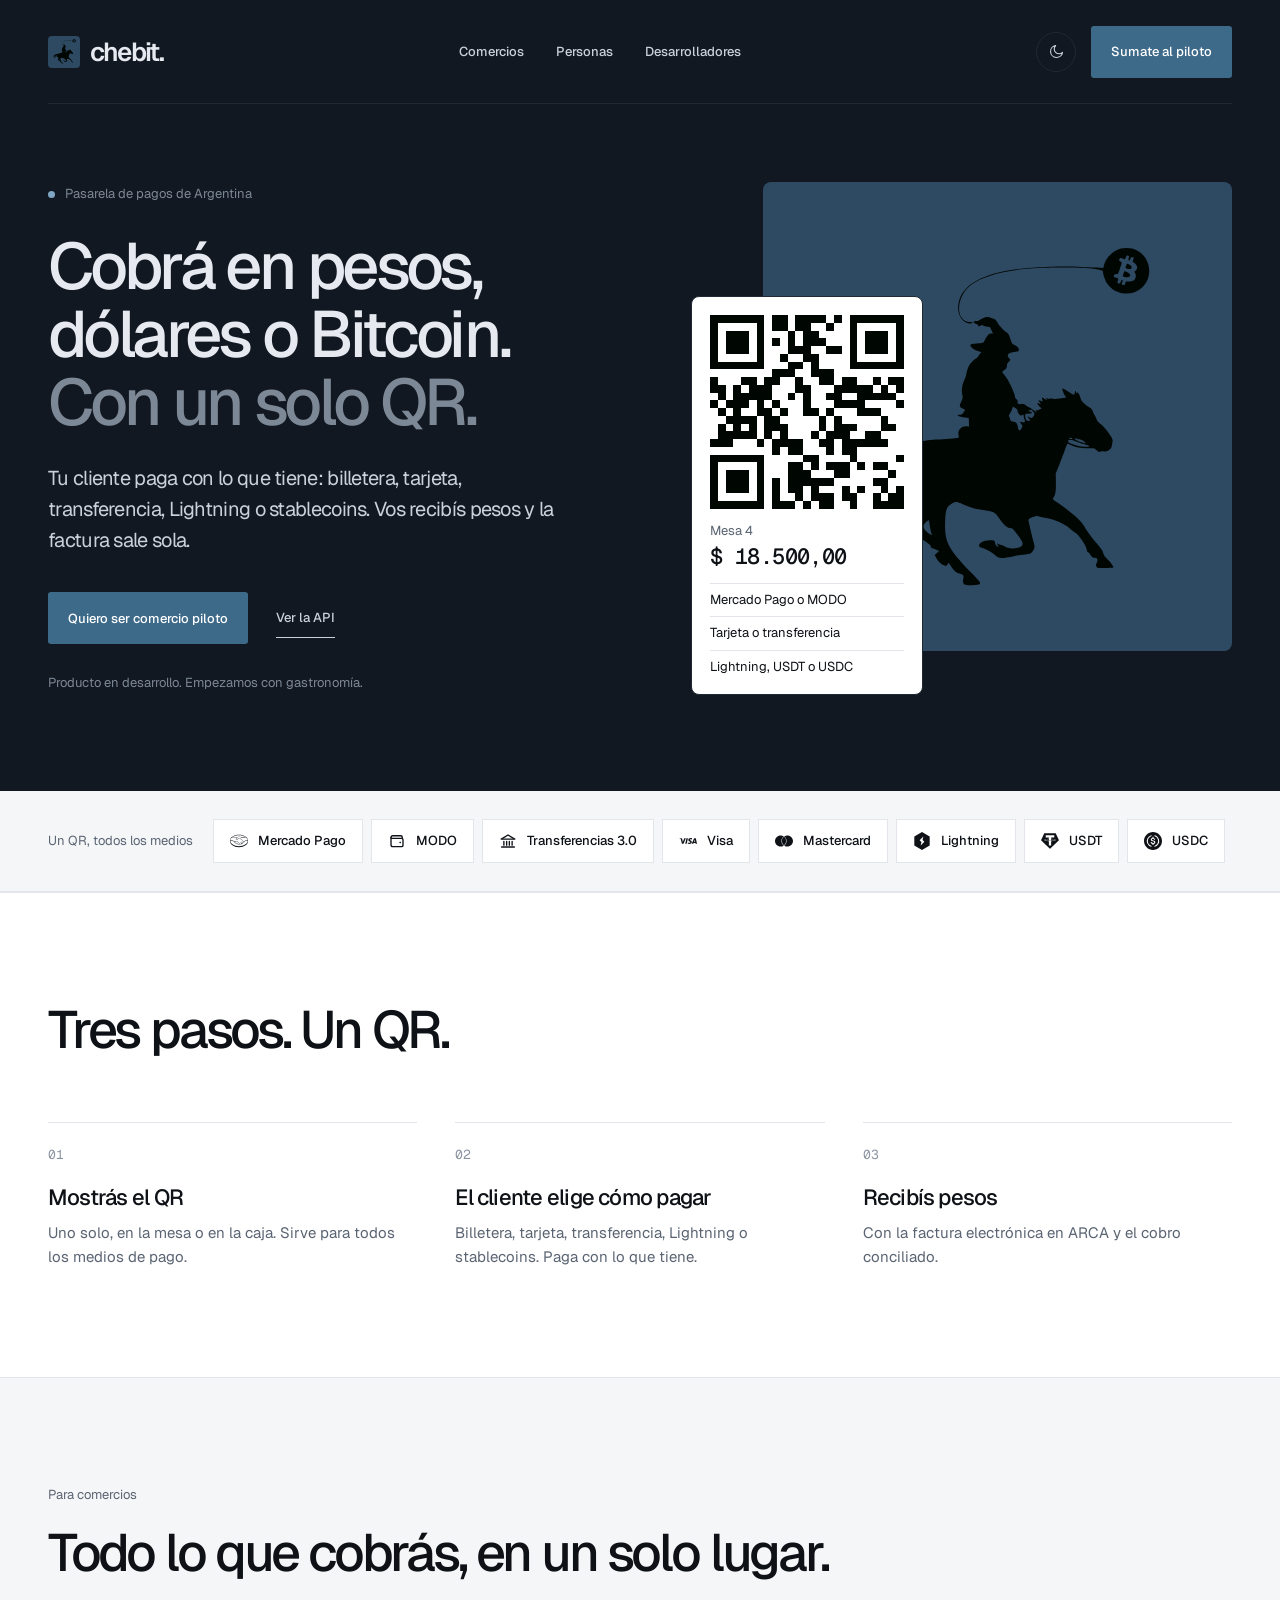
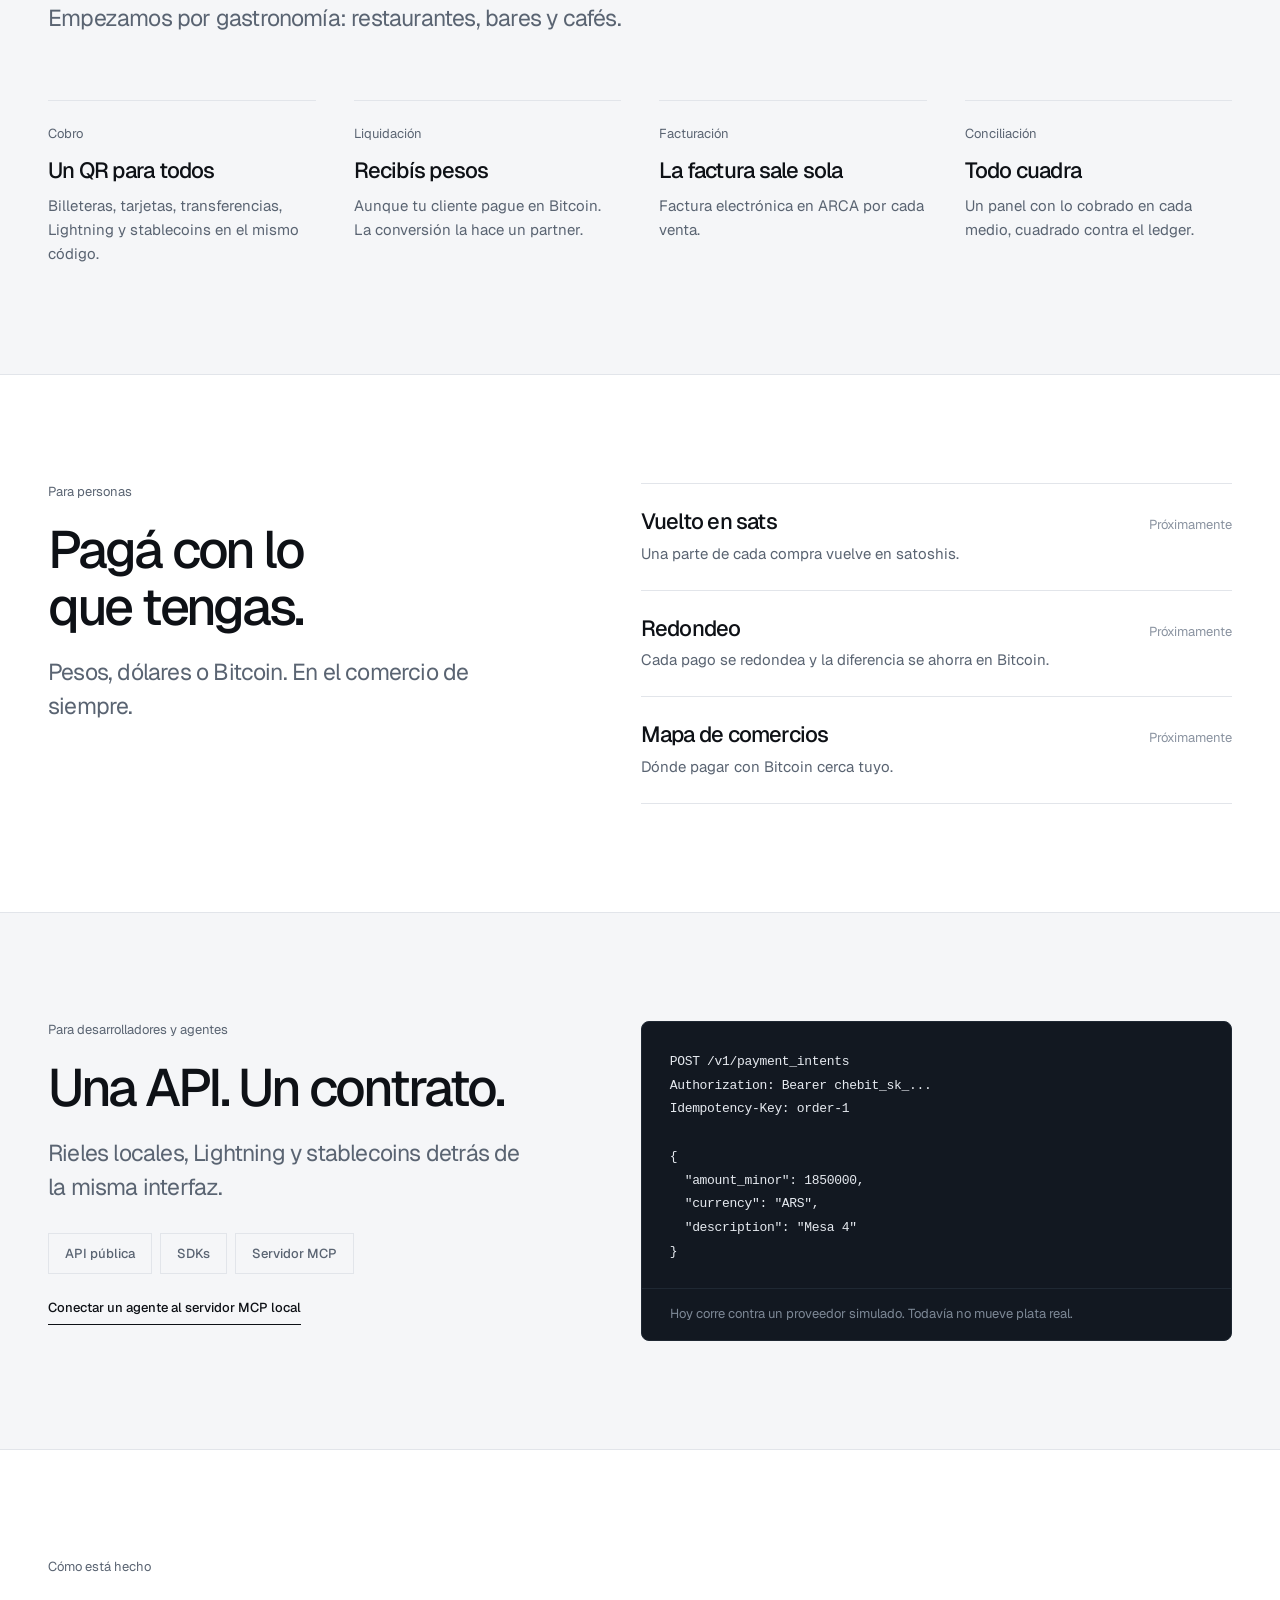
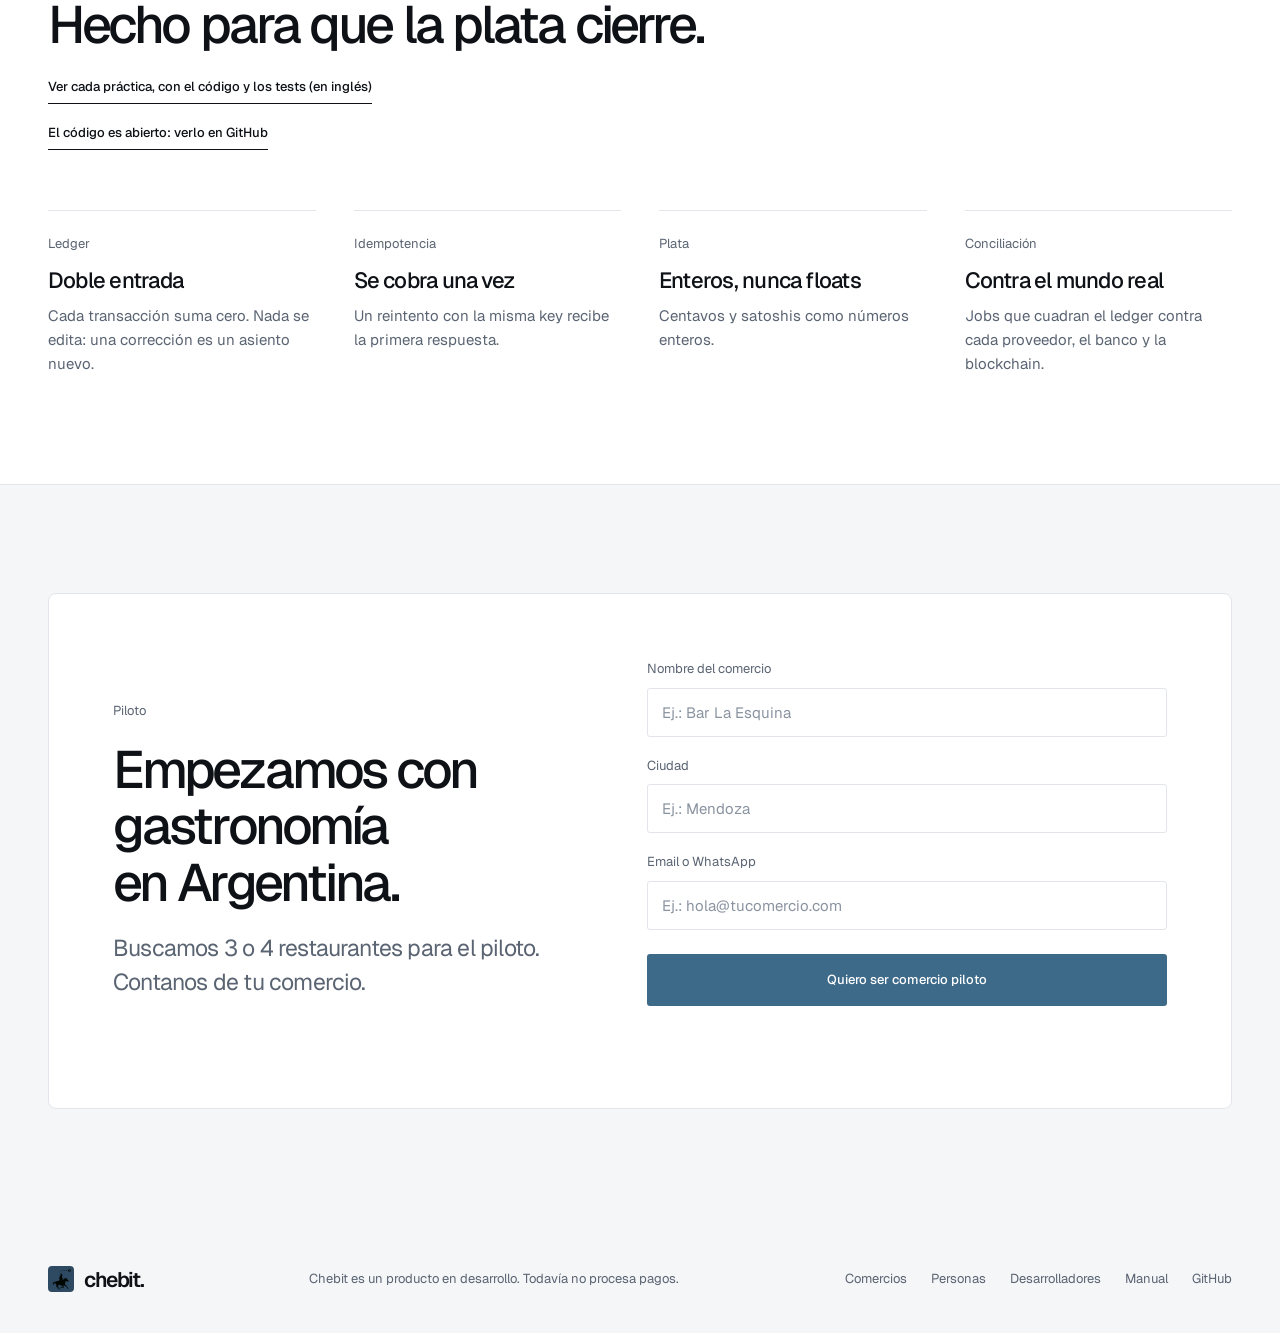
<file: landing/index.html>
<!doctype html>
<html lang="es-AR">
<head>
  <meta charset="utf-8">
  <meta name="viewport" content="width=device-width, initial-scale=1">
  <title>Chebit: cobrá en pesos, dólares o Bitcoin con un solo QR</title>
  <meta name="description" content="Una pasarela de pagos argentina. Tu cliente paga con billetera, tarjeta, transferencia, Lightning o stablecoins. Vos recibís pesos y la factura sale sola. Producto en desarrollo.">
  <meta name="theme-color" content="#121821">
  <link rel="icon" href="favicon.ico">
  <link rel="preconnect" href="https://fonts.googleapis.com">
  <link rel="preconnect" href="https://fonts.gstatic.com" crossorigin>
  <link href="https://fonts.googleapis.com/css2?family=Geist:wght@400;500;600&family=Geist+Mono:wght@400;500&display=swap" rel="stylesheet">
  <link rel="stylesheet" href="styles.css">
  <script>
    // Apply the stored theme before the first paint.
    try {
      var storedTheme = localStorage.getItem("chebit-theme");
      if (storedTheme === "dark" || storedTheme === "light") {
        document.documentElement.dataset.theme = storedTheme;
      }
    } catch (error) {}
  </script>
</head>
<body>
  <a class="skip-link" href="#contenido">Ir al contenido</a>

  <!-- The one slate band: header and hero -->
  <div class="band-slate">
    <header class="site-header shell">
      <a class="brand" href="#" aria-label="Chebit, inicio">
        <span class="brand-mark"><img src="assets/chebit-mark.svg" alt=""></span>
        <span>chebit<span class="brand-period">.</span></span>
      </a>
      <nav aria-label="Secciones">
        <a class="desktop-nav" href="#comercios">Comercios</a>
        <a class="desktop-nav" href="#personas">Personas</a>
        <a class="desktop-nav" href="#desarrolladores">Desarrolladores</a>
      </nav>
      <div class="nav-cta">
        <button class="theme-toggle" type="button" id="theme-toggle" aria-label="Cambiar entre tema claro y oscuro">
          <svg class="icon theme-moon" viewBox="0 0 24 24" fill="none" stroke="currentColor" stroke-width="1.6" stroke-linecap="round" stroke-linejoin="round" aria-hidden="true"><path d="M20.5 13.2A8.5 8.5 0 1 1 10.8 3.5a6.6 6.6 0 0 0 9.7 9.7z"/></svg>
          <svg class="icon theme-sun" viewBox="0 0 24 24" fill="none" stroke="currentColor" stroke-width="1.6" stroke-linecap="round" stroke-linejoin="round" aria-hidden="true"><circle cx="12" cy="12" r="4"/><path d="M12 2.5v2.2M12 19.3v2.2M2.5 12h2.2M19.3 12h2.2M5.3 5.3l1.5 1.5M17.2 17.2l1.5 1.5M5.3 18.7l1.5-1.5M17.2 6.8l1.5-1.5"/></svg>
        </button>
        <a class="button button-primary" href="#piloto">Sumate al piloto</a>
      </div>
    </header>

    <section class="hero shell" id="contenido">
      <div class="hero-copy">
        <p class="eyebrow"><span class="signal-dot"></span>Pasarela de pagos de Argentina</p>
        <h1>Cobrá en pesos, dólares o Bitcoin. <span class="quiet">Con un solo QR.</span></h1>
        <p class="hero-description">Tu cliente paga con lo que tiene: billetera, tarjeta, transferencia, Lightning o stablecoins. Vos recibís pesos y la factura sale sola.</p>
        <div class="hero-actions">
          <a class="button button-primary" href="#piloto">Quiero ser comercio piloto</a>
          <a class="text-link" href="#desarrolladores">Ver la API</a>
        </div>
        <p class="hero-note">Producto en desarrollo. Empezamos con gastronomía.</p>
      </div>

      <div class="hero-art" aria-hidden="true">
        <div class="mark-tile"><img src="assets/chebit-mark.svg" alt=""></div>
        <div class="ticket">
          <img class="ticket-qr" src="assets/qr-illustration.svg" alt="">
          <p class="ticket-table">Mesa 4</p>
          <p class="ticket-amount">$ 18.500,00</p>
          <ul class="ticket-methods">
            <li>Mercado Pago o MODO</li>
            <li>Tarjeta o transferencia</li>
            <li>Lightning, USDT o USDC</li>
          </ul>
        </div>
      </div>
    </section>
  </div>

  <main>
    <!-- Rails -->
    <section class="rails" aria-label="Medios de pago">
      <div class="shell rails-row">
        <div class="rails-group">
          <p class="label">Un QR, todos los medios</p>
          <!-- Icon files and their licences: assets/logos/SOURCES.md -->
          <ul class="chips">
            <li class="chip"><span class="chip-logo logo-mercadopago" aria-hidden="true"></span>Mercado Pago</li>
            <li class="chip"><span class="chip-logo logo-wallet" aria-hidden="true"></span>MODO</li>
            <li class="chip"><span class="chip-logo logo-bank" aria-hidden="true"></span>Transferencias 3.0</li>
            <li class="chip"><span class="chip-logo logo-visa" aria-hidden="true"></span>Visa</li>
            <li class="chip"><span class="chip-logo logo-mastercard" aria-hidden="true"></span>Mastercard</li>
            <li class="chip"><span class="chip-logo logo-lightning" aria-hidden="true"></span>Lightning</li>
            <li class="chip"><span class="chip-logo logo-usdt" aria-hidden="true"></span>USDT</li>
            <li class="chip"><span class="chip-logo logo-usdc" aria-hidden="true"></span>USDC</li>
          </ul>
        </div>
      </div>
    </section>

    <!-- How it works -->
    <section class="band-surface section-space" id="como-funciona">
      <div class="shell">
        <div class="section-head">
          <h2>Tres pasos. Un QR.</h2>
        </div>
        <ol class="steps">
          <li>
            <span class="step-number">01</span>
            <h3>Mostrás el QR</h3>
            <p>Uno solo, en la mesa o en la caja. Sirve para todos los medios de pago.</p>
          </li>
          <li>
            <span class="step-number">02</span>
            <h3>El cliente elige cómo pagar</h3>
            <p>Billetera, tarjeta, transferencia, Lightning o stablecoins. Paga con lo que tiene.</p>
          </li>
          <li>
            <span class="step-number">03</span>
            <h3>Recibís pesos</h3>
            <p>Con la factura electrónica en ARCA y el cobro conciliado.</p>
          </li>
        </ol>
      </div>
    </section>

    <!-- Merchants -->
    <section class="section-space" id="comercios">
      <div class="shell">
        <div class="section-head">
          <p class="label">Para comercios</p>
          <h2>Todo lo que cobrás, en un solo lugar.</h2>
          <p class="section-lead">Empezamos por gastronomía: restaurantes, bares y cafés.</p>
        </div>
        <ul class="cards cards-4">
          <li>
            <p class="label">Cobro</p>
            <h3>Un QR para todos</h3>
            <p>Billeteras, tarjetas, transferencias, Lightning y stablecoins en el mismo código.</p>
          </li>
          <li>
            <p class="label">Liquidación</p>
            <h3>Recibís pesos</h3>
            <p>Aunque tu cliente pague en Bitcoin. La conversión la hace un partner.</p>
          </li>
          <li>
            <p class="label">Facturación</p>
            <h3>La factura sale sola</h3>
            <p>Factura electrónica en ARCA por cada venta.</p>
          </li>
          <li>
            <p class="label">Conciliación</p>
            <h3>Todo cuadra</h3>
            <p>Un panel con lo cobrado en cada medio, cuadrado contra el ledger.</p>
          </li>
        </ul>
      </div>
    </section>

    <!-- People -->
    <section class="band-surface section-space" id="personas">
      <div class="shell split">
        <div class="section-head">
          <p class="label">Para personas</p>
          <h2>Pagá con lo que tengas.</h2>
          <p class="section-lead">Pesos, dólares o Bitcoin. En el comercio de siempre.</p>
        </div>
        <ul class="rows">
          <li>
            <div>
              <h3>Vuelto en sats</h3>
              <p>Una parte de cada compra vuelve en satoshis.</p>
            </div>
            <span class="label">Próximamente</span>
          </li>
          <li>
            <div>
              <h3>Redondeo</h3>
              <p>Cada pago se redondea y la diferencia se ahorra en Bitcoin.</p>
            </div>
            <span class="label">Próximamente</span>
          </li>
          <li>
            <div>
              <h3>Mapa de comercios</h3>
              <p>Dónde pagar con Bitcoin cerca tuyo.</p>
            </div>
            <span class="label">Próximamente</span>
          </li>
        </ul>
      </div>
    </section>

    <!-- Developers -->
    <section class="section-space" id="desarrolladores">
      <div class="shell split">
        <div class="section-head">
          <p class="label">Para desarrolladores y agentes</p>
          <h2>Una API. Un contrato.</h2>
          <p class="section-lead">Rieles locales, Lightning y stablecoins detrás de la misma interfaz.</p>
          <ul class="chips">
            <li class="chip chip-next">API pública</li>
            <li class="chip chip-next">SDKs</li>
            <li class="chip chip-next">Servidor MCP</li>
          </ul>
          <p><a class="text-link" href="handbook.html#agents">Conectar un agente al servidor MCP local</a></p>
        </div>
        <figure class="code">
<pre><code>POST /v1/payment_intents
Authorization: Bearer chebit_sk_...
Idempotency-Key: order-1

{
  "amount_minor": 1850000,
  "currency": "ARS",
  "description": "Mesa 4"
}</code></pre>
          <figcaption>Hoy corre contra un proveedor simulado. Todavía no mueve plata real.</figcaption>
        </figure>
      </div>
    </section>

    <!-- How it is built -->
    <section class="band-surface section-space" id="como-esta-hecho">
      <div class="shell">
        <div class="section-head">
          <p class="label">Cómo está hecho</p>
          <h2>Hecho para que la plata cierre.</h2>
          <p><a class="text-link" href="handbook.html">Ver cada práctica, con el código y los tests (en inglés)</a></p>
          <p><a class="text-link" href="https://github.com/JulianIrigoyen/chebit">El código es abierto: verlo en GitHub</a></p>
        </div>
        <ul class="cards cards-4">
          <li>
            <p class="label">Ledger</p>
            <h3>Doble entrada</h3>
            <p>Cada transacción suma cero. Nada se edita: una corrección es un asiento nuevo.</p>
          </li>
          <li>
            <p class="label">Idempotencia</p>
            <h3>Se cobra una vez</h3>
            <p>Un reintento con la misma key recibe la primera respuesta.</p>
          </li>
          <li>
            <p class="label">Plata</p>
            <h3>Enteros, nunca floats</h3>
            <p>Centavos y satoshis como números enteros.</p>
          </li>
          <li>
            <p class="label">Conciliación</p>
            <h3>Contra el mundo real</h3>
            <p>Jobs que cuadran el ledger contra cada proveedor, el banco y la blockchain.</p>
          </li>
        </ul>
      </div>
    </section>

    <!-- Pilot -->
    <section class="section-space" id="piloto">
      <div class="shell">
        <div class="pilot split">
          <div class="section-head">
            <p class="label">Piloto</p>
            <h2>Empezamos con gastronomía en Argentina.</h2>
            <p class="section-lead">Buscamos 3 o 4 restaurantes para el piloto. Contanos de tu comercio.</p>
          </div>
          <!-- data-whatsapp: the number that receives the request, digits only. Empty means the form is not connected.
               This is the number that the portfolio site already publishes. -->
          <form class="pilot-form" id="pilot-form" data-whatsapp="5491136639160" novalidate>
            <label>
              <span>Nombre del comercio</span>
              <input type="text" name="comercio" placeholder="Ej.: Bar La Esquina" autocomplete="organization" required>
            </label>
            <label>
              <span>Ciudad</span>
              <input type="text" name="ciudad" placeholder="Ej.: Mendoza" autocomplete="address-level2" required>
            </label>
            <label>
              <span>Email o WhatsApp</span>
              <input type="text" name="contacto" placeholder="Ej.: hola@tucomercio.com" required>
            </label>
            <button class="button button-primary" type="submit">Quiero ser comercio piloto</button>
            <p class="form-note" id="form-note" role="status"></p>
          </form>
        </div>
      </div>
    </section>
  </main>

  <footer class="site-footer shell">
    <a class="brand" href="#" aria-label="Chebit, inicio">
      <span class="brand-mark"><img src="assets/chebit-mark.svg" alt=""></span>
      <span>chebit<span class="brand-period">.</span></span>
    </a>
    <p>Chebit es un producto en desarrollo. Todavía no procesa pagos.</p>
    <nav aria-label="Pie">
      <a href="#comercios">Comercios</a>
      <a href="#personas">Personas</a>
      <a href="#desarrolladores">Desarrolladores</a>
      <a href="handbook.html">Manual</a>
      <a href="https://github.com/JulianIrigoyen/chebit">GitHub</a>
    </nav>
  </footer>

  <script src="script.js"></script>
</body>
</html>
</file>
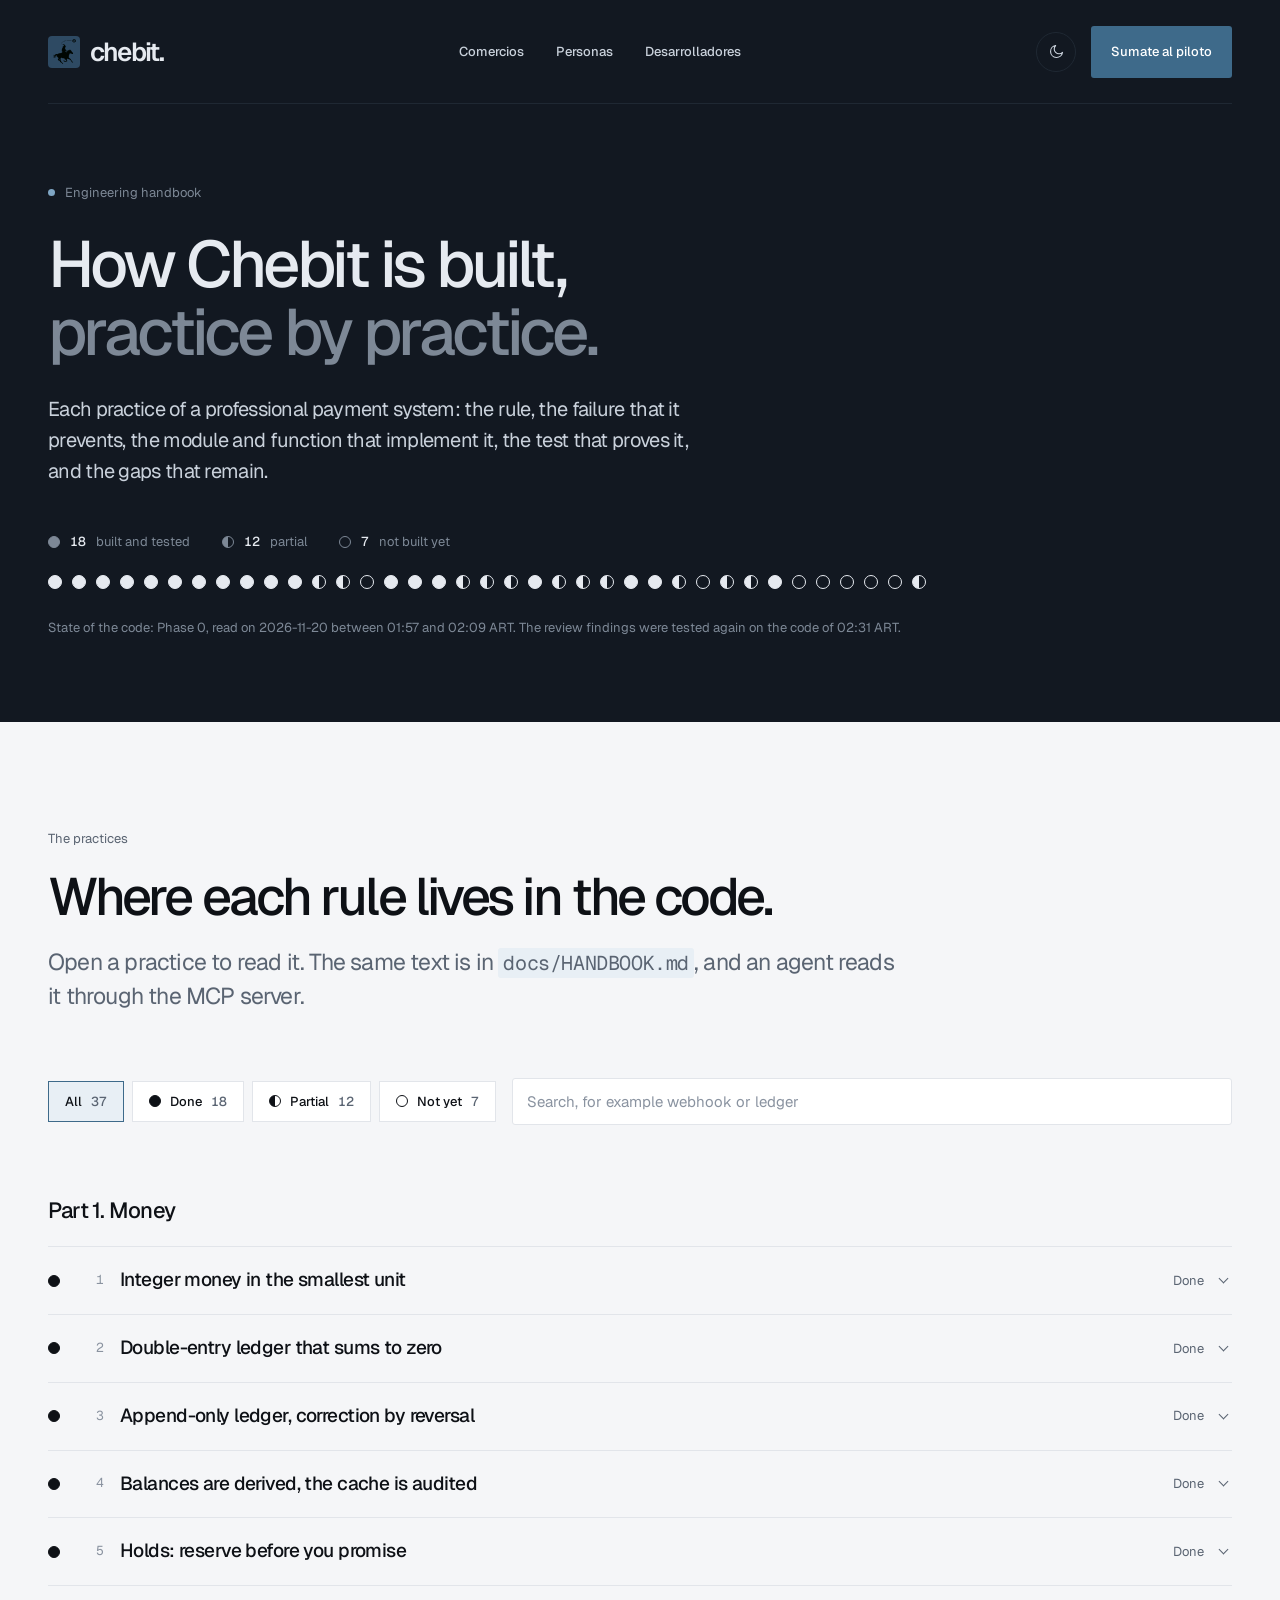
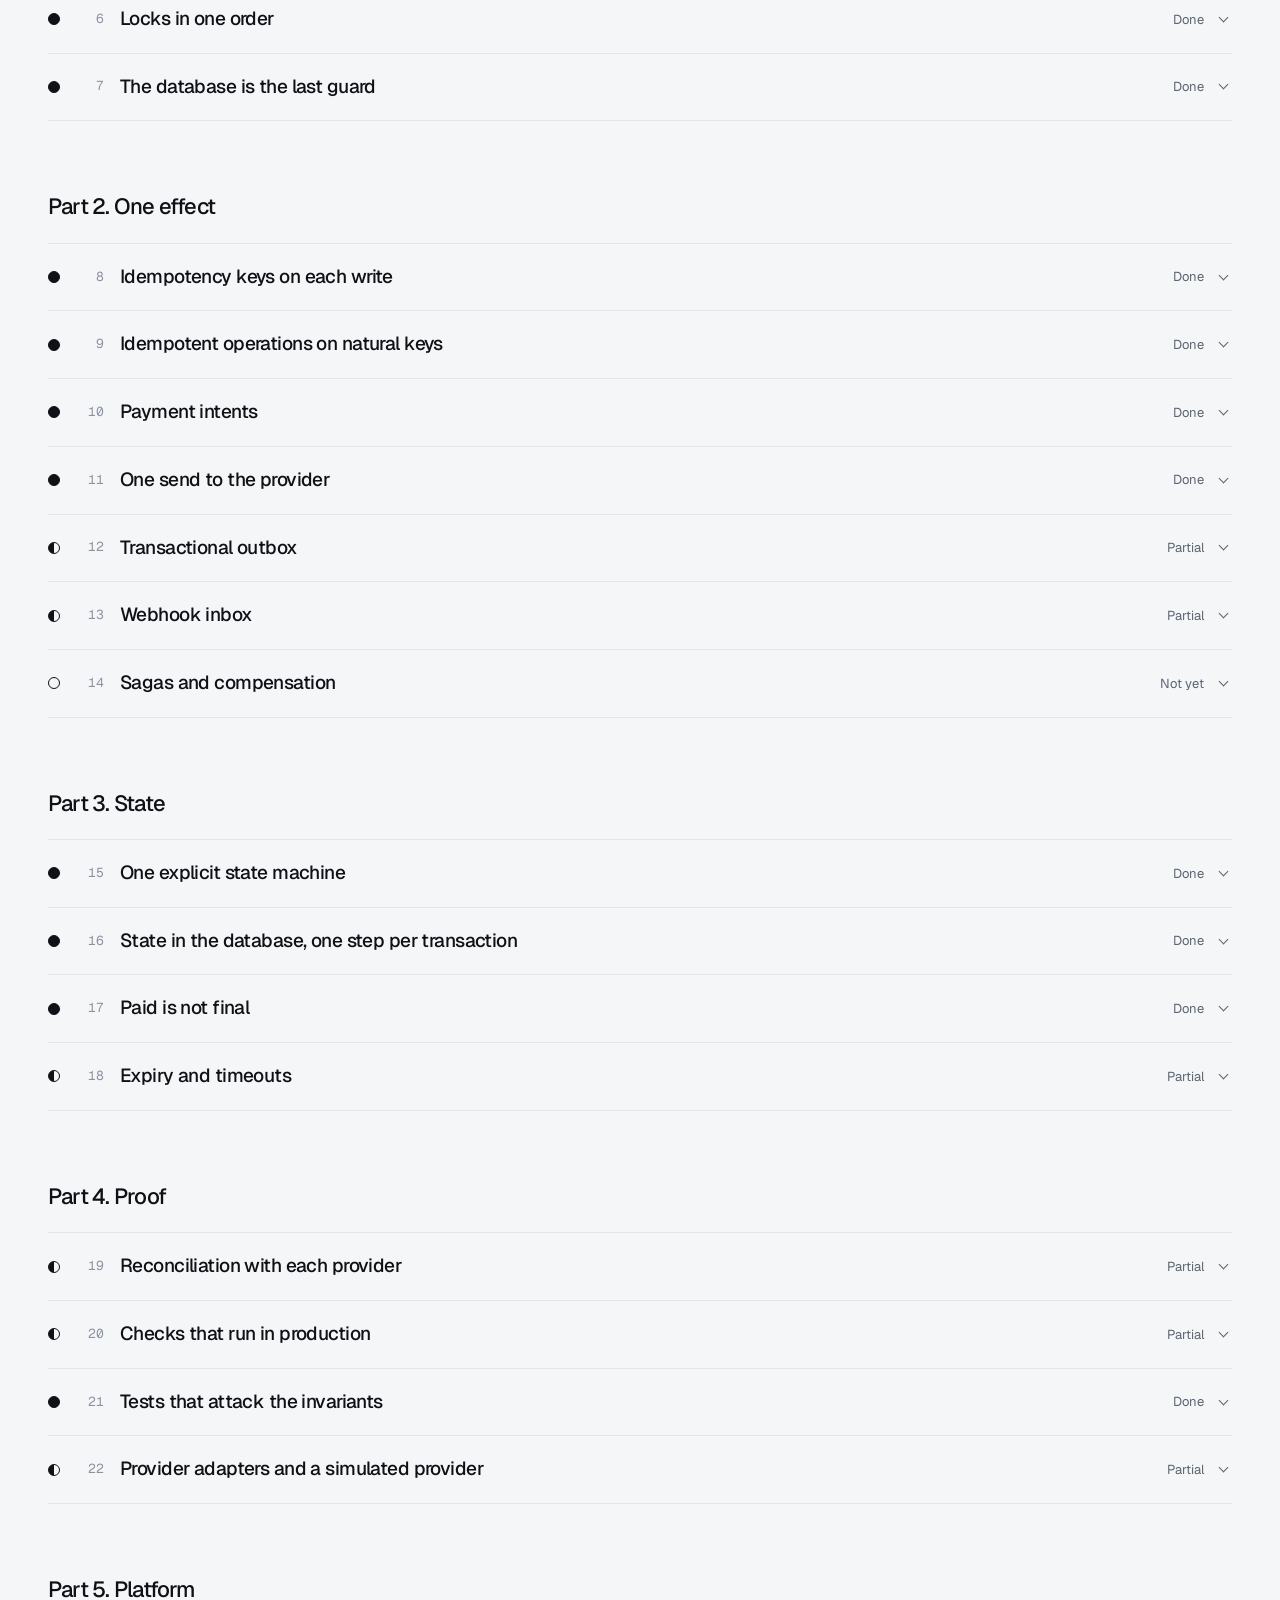
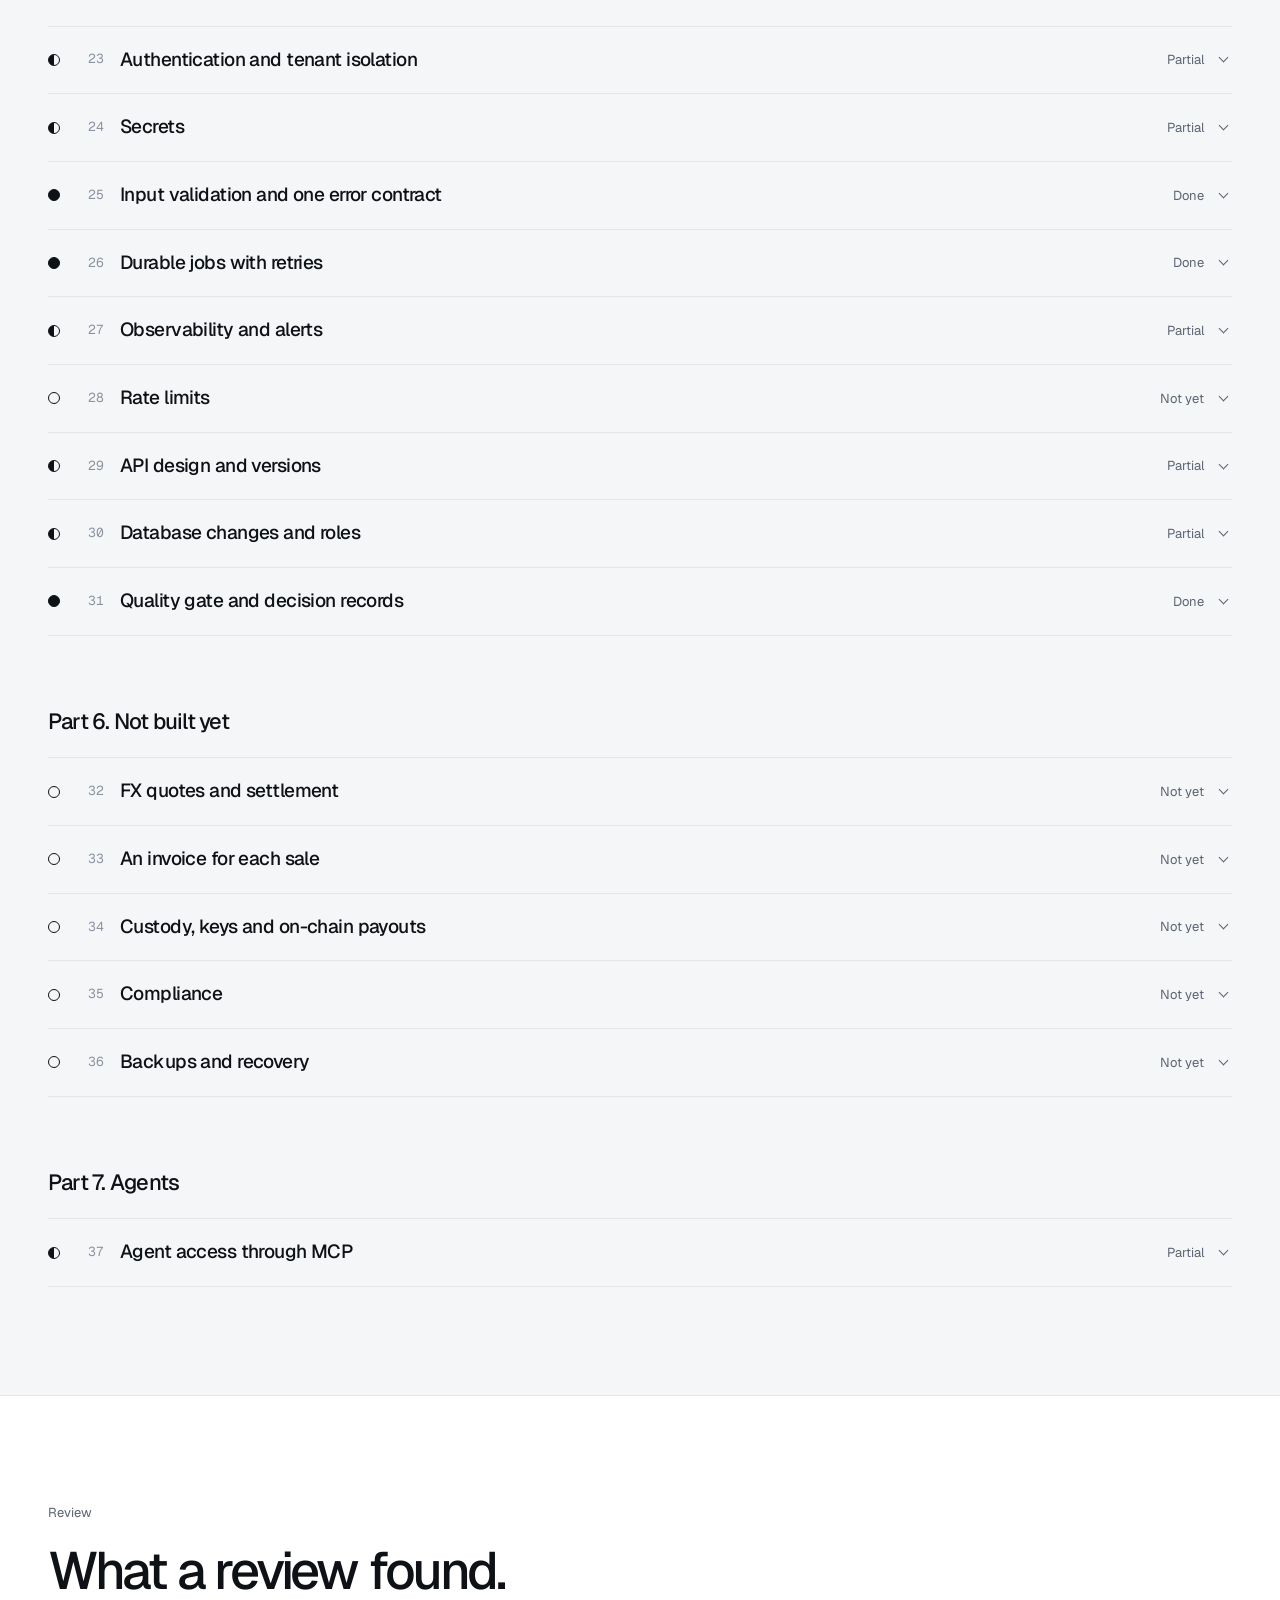
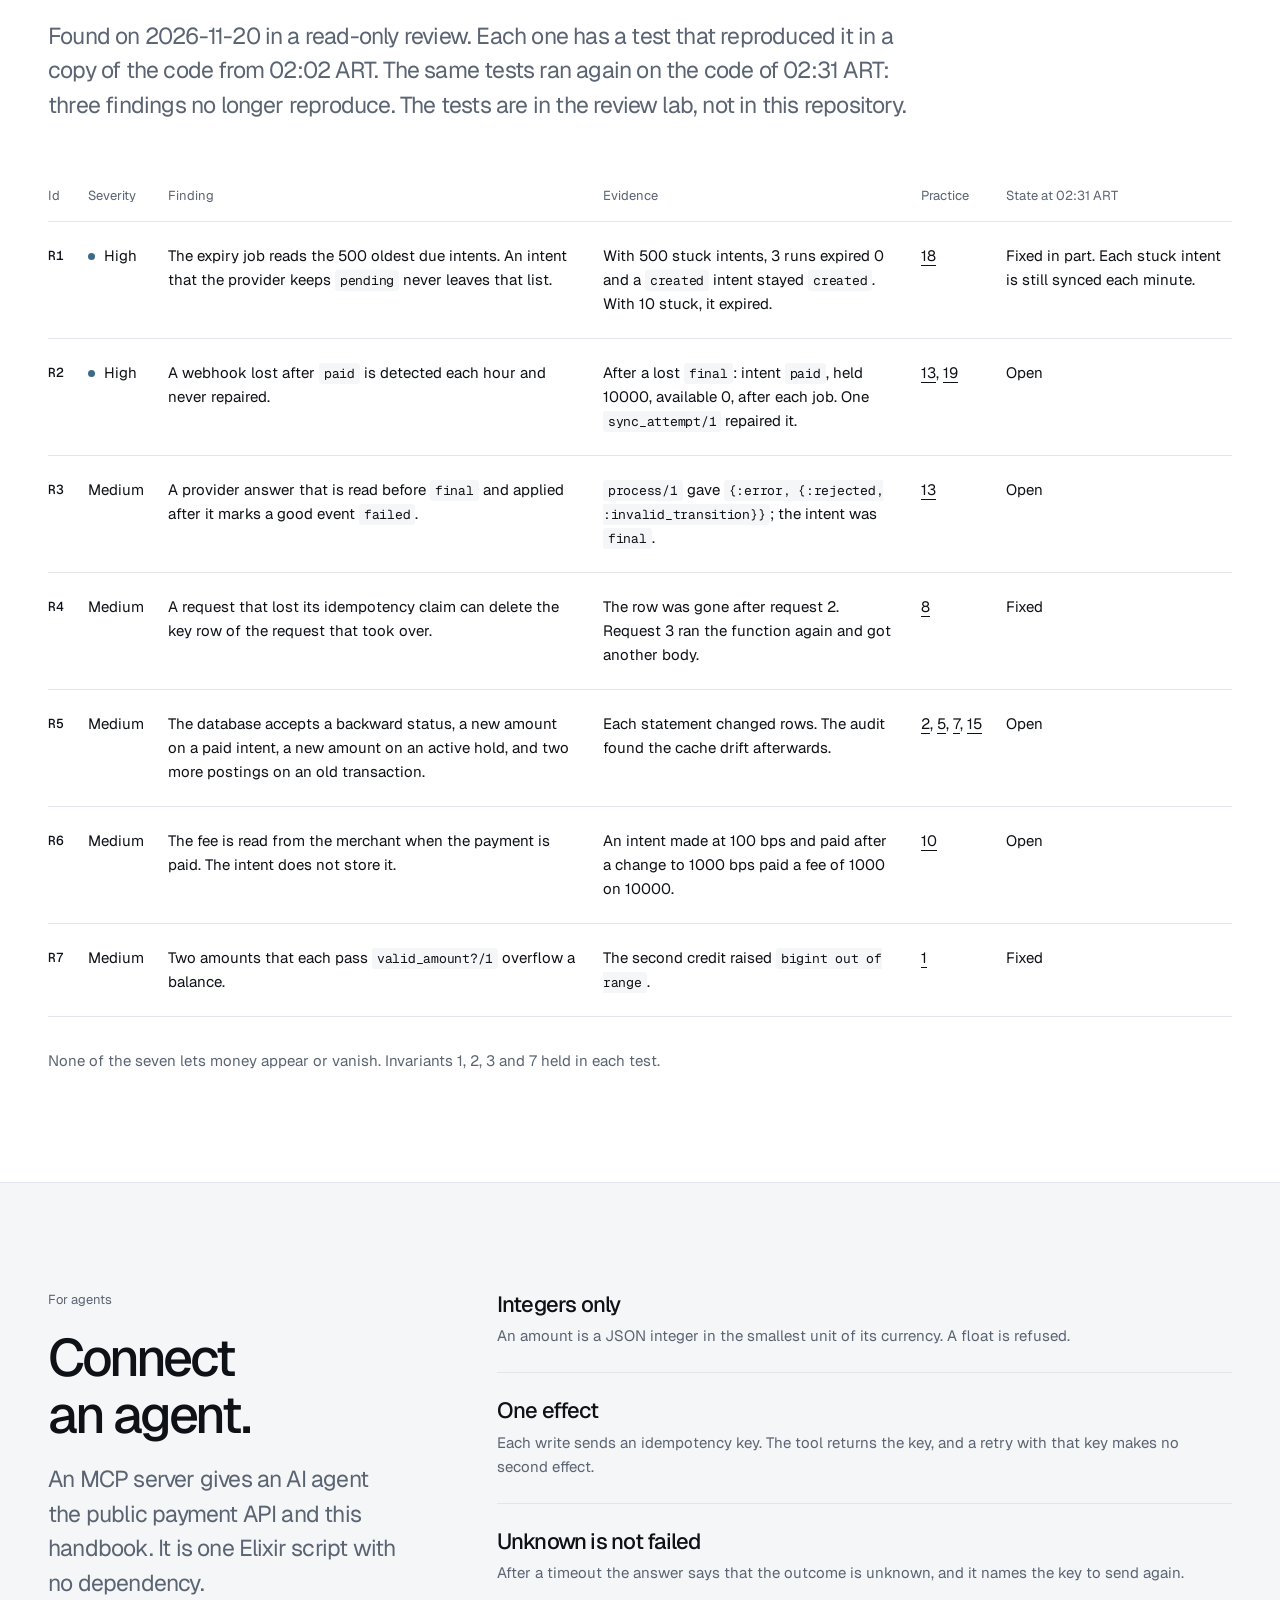
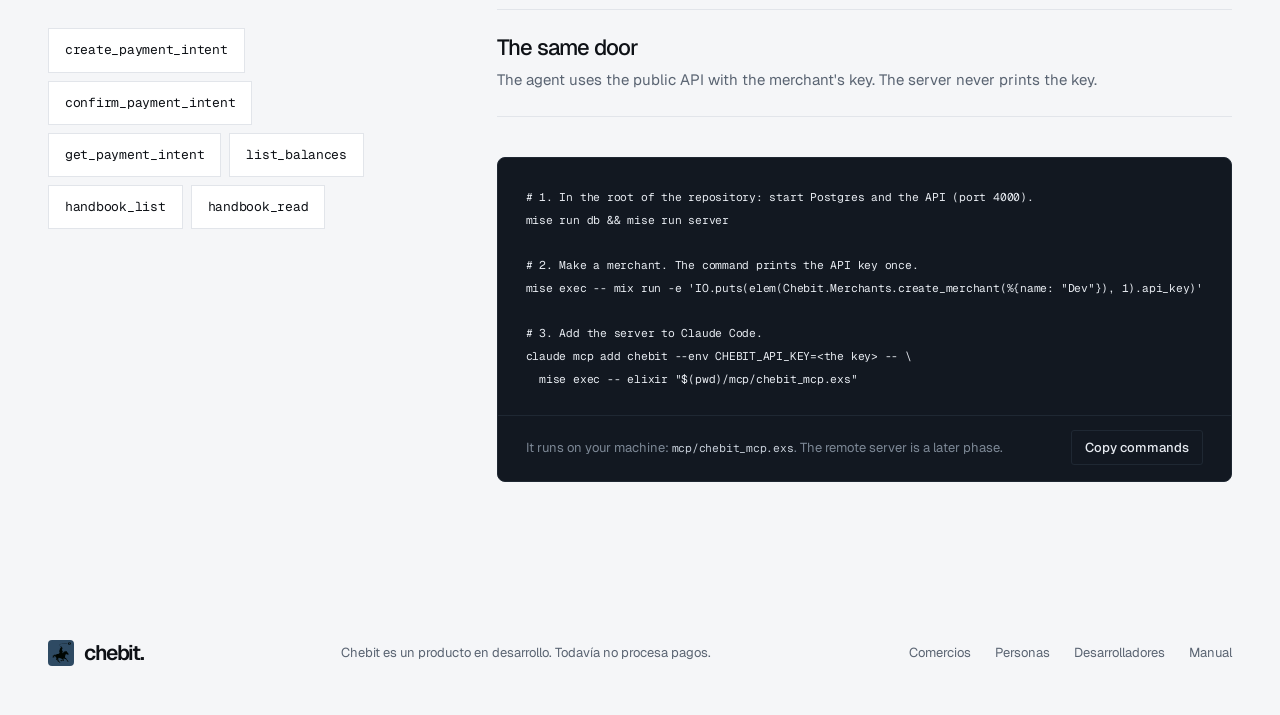
<file: landing/handbook.html>
<!doctype html>
<html lang="es-AR">
<head>
  <meta charset="utf-8">
  <meta name="viewport" content="width=device-width, initial-scale=1">
  <title>Chebit: el manual de ingeniería, práctica por práctica</title>
  <meta name="description" content="Las prácticas de un sistema de pagos profesional y dónde vive cada una en Chebit: el módulo, la función, el test que la prueba y lo que falta. En inglés, como el código.">
  <meta name="theme-color" content="#121821">
  <link rel="icon" href="favicon.ico">
  <link rel="preconnect" href="https://fonts.googleapis.com">
  <link rel="preconnect" href="https://fonts.gstatic.com" crossorigin>
  <link href="https://fonts.googleapis.com/css2?family=Geist:wght@400;500;600&family=Geist+Mono:wght@400;500&display=swap" rel="stylesheet">
  <link rel="stylesheet" href="styles.css">
  <link rel="stylesheet" href="handbook.css">
  <script>
    // Apply the stored theme before the first paint.
    try {
      var storedTheme = localStorage.getItem("chebit-theme");
      if (storedTheme === "dark" || storedTheme === "light") {
        document.documentElement.dataset.theme = storedTheme;
      }
    } catch (error) {}
  </script>
</head>
<body>
  <a class="skip-link" href="#contenido">Ir al contenido</a>

  <!-- The content of this page comes from docs/HANDBOOK.md, through handbook-data.js.
       Change the handbook, then make the data file again. The command is at the top of
       docs/HANDBOOK.md. The site chrome is in Spanish. The handbook is in English, as the code. -->

  <div class="band-slate">
    <header class="site-header shell">
      <a class="brand" href="index.html" aria-label="Chebit, inicio">
        <span class="brand-mark"><img src="assets/chebit-mark.svg" alt=""></span>
        <span>chebit<span class="brand-period">.</span></span>
      </a>
      <nav aria-label="Secciones">
        <a class="desktop-nav" href="index.html#comercios">Comercios</a>
        <a class="desktop-nav" href="index.html#personas">Personas</a>
        <a class="desktop-nav" href="index.html#desarrolladores">Desarrolladores</a>
      </nav>
      <div class="nav-cta">
        <button class="theme-toggle" type="button" id="theme-toggle" aria-label="Cambiar entre tema claro y oscuro">
          <svg class="icon theme-moon" viewBox="0 0 24 24" fill="none" stroke="currentColor" stroke-width="1.6" stroke-linecap="round" stroke-linejoin="round" aria-hidden="true"><path d="M20.5 13.2A8.5 8.5 0 1 1 10.8 3.5a6.6 6.6 0 0 0 9.7 9.7z"/></svg>
          <svg class="icon theme-sun" viewBox="0 0 24 24" fill="none" stroke="currentColor" stroke-width="1.6" stroke-linecap="round" stroke-linejoin="round" aria-hidden="true"><circle cx="12" cy="12" r="4"/><path d="M12 2.5v2.2M12 19.3v2.2M2.5 12h2.2M19.3 12h2.2M5.3 5.3l1.5 1.5M17.2 17.2l1.5 1.5M5.3 18.7l1.5-1.5M17.2 6.8l1.5-1.5"/></svg>
        </button>
        <a class="button button-primary" href="index.html#piloto">Sumate al piloto</a>
      </div>
    </header>

    <section class="hb-hero shell" id="contenido" lang="en">
      <p class="eyebrow"><span class="signal-dot"></span>Engineering handbook</p>
      <h1>How Chebit is built, <span class="quiet">practice by practice.</span></h1>
      <p class="hero-description">Each practice of a professional payment system: the rule, the failure that it prevents, the module and function that implement it, the test that proves it, and the gaps that remain.</p>
      <ul class="hb-legend">
        <li><i class="coin done"></i><strong data-count="done">0</strong> built and tested</li>
        <li><i class="coin partial"></i><strong data-count="partial">0</strong> partial</li>
        <li><i class="coin notyet"></i><strong data-count="notyet">0</strong> not built yet</li>
      </ul>
      <div class="hb-coins" id="coins" aria-label="One coin for each practice. A full coin is done, a half coin is partial, an empty coin is not built yet."></div>
      <p class="hero-note" id="state"></p>
    </section>
  </div>

  <main lang="en">
    <p class="hb-missing shell" id="missing" hidden>The handbook data did not load. Make <code>handbook-data.js</code> again with the command at the top of <code>docs/HANDBOOK.md</code>.</p>

    <!-- Practices -->
    <section class="section-space" id="practices">
      <div class="shell">
        <div class="section-head">
          <p class="label">The practices</p>
          <h2>Where each rule lives in the code.</h2>
          <p class="section-lead">Open a practice to read it. The same text is in <code>docs/HANDBOOK.md</code>, and an agent reads it through the MCP server.</p>
        </div>

        <div class="hb-tools">
          <div class="hb-filters" role="group" aria-label="Show practices by status">
            <button type="button" data-filter="all" aria-pressed="true">All <span class="count" data-count="all">0</span></button>
            <button type="button" data-filter="done" aria-pressed="false"><i class="coin done"></i>Done <span class="count" data-count="done">0</span></button>
            <button type="button" data-filter="partial" aria-pressed="false"><i class="coin partial"></i>Partial <span class="count" data-count="partial">0</span></button>
            <button type="button" data-filter="notyet" aria-pressed="false"><i class="coin notyet"></i>Not yet <span class="count" data-count="notyet">0</span></button>
          </div>
          <input class="hb-search" id="search" type="search" placeholder="Search, for example webhook or ledger" aria-label="Search the practices">
        </div>

        <div id="parts"></div>
        <p class="hb-empty" id="empty" hidden>No practice matches. Clear the search or choose All.</p>
      </div>
    </section>

    <!-- Review findings -->
    <section class="band-surface section-space" id="findings">
      <div class="shell">
        <div class="section-head">
          <p class="label">Review</p>
          <h2>What a review found.</h2>
          <p class="section-lead" id="findings-intro"></p>
        </div>
        <div class="hb-table-wrap" id="findings-table"></div>
        <p class="hb-after" id="findings-after"></p>
      </div>
    </section>

    <!-- Agents -->
    <section class="section-space" id="agents">
      <div class="shell split">
        <div class="section-head">
          <p class="label">For agents</p>
          <h2>Connect an agent.</h2>
          <p class="section-lead">An MCP server gives an AI agent the public payment API and this handbook. It is one Elixir script with no dependency.</p>
          <ul class="chips">
            <li class="chip"><code>create_payment_intent</code></li>
            <li class="chip"><code>confirm_payment_intent</code></li>
            <li class="chip"><code>get_payment_intent</code></li>
            <li class="chip"><code>list_balances</code></li>
            <li class="chip"><code>handbook_list</code></li>
            <li class="chip"><code>handbook_read</code></li>
          </ul>
        </div>
        <div>
          <ul class="rows">
            <li>
              <div>
                <h3>Integers only</h3>
                <p>An amount is a JSON integer in the smallest unit of its currency. A float is refused.</p>
              </div>
            </li>
            <li>
              <div>
                <h3>One effect</h3>
                <p>Each write sends an idempotency key. The tool returns the key, and a retry with that key makes no second effect.</p>
              </div>
            </li>
            <li>
              <div>
                <h3>Unknown is not failed</h3>
                <p>After a timeout the answer says that the outcome is unknown, and it names the key to send again.</p>
              </div>
            </li>
            <li>
              <div>
                <h3>The same door</h3>
                <p>The agent uses the public API with the merchant's key. The server never prints the key.</p>
              </div>
            </li>
          </ul>
          <figure class="code hb-commands">
            <pre><code id="commands"></code></pre>
            <figcaption>
              <span>It runs on your machine: <code>mcp/chebit_mcp.exs</code>. The remote server is a later phase.</span>
              <button class="hb-copy" type="button" id="copy">Copy commands</button>
            </figcaption>
          </figure>
        </div>
      </div>
    </section>
  </main>

  <footer class="site-footer shell">
    <a class="brand" href="index.html" aria-label="Chebit, inicio">
      <span class="brand-mark"><img src="assets/chebit-mark.svg" alt=""></span>
      <span>chebit<span class="brand-period">.</span></span>
    </a>
    <p>Chebit es un producto en desarrollo. Todavía no procesa pagos.</p>
    <nav aria-label="Pie">
      <a href="index.html#comercios">Comercios</a>
      <a href="index.html#personas">Personas</a>
      <a href="index.html#desarrolladores">Desarrolladores</a>
      <a href="handbook.html" aria-current="page">Manual</a>
    </nav>
  </footer>

  <script src="handbook-data.js"></script>
  <script src="handbook.js"></script>
</body>
</html>
</file>
<file: landing/styles.css>
/* Chebit landing. One file, no build step.
   The look follows the Solidship tokens and the portfolio: Geist at weight 500,
   one slate band, one steel-blue accent, hairlines and no shadows. */

/* ---------- tokens ---------- */
:root {
  --canvas: #f5f6f8;
  --surface: #ffffff;
  --line: #e2e5ea;
  --text: #0e1116;
  --muted: #5a6472;
  --tertiary: #8a93a0;
  --accent: #3e6a8a;
  --accent-hover: #335a76;
  --soft: #e8eff5;
  --on-accent: #ffffff;

  /* The slate band stays slate in both themes. */
  --rail: #121821;
  --rail-text: #c9d1db;
  --rail-heading: #e6eaf0;
  --rail-muted: #7d8896;
  --rail-line: #1f2833;
  --rail-active: #1c2430;

  /* The blue of the logo, sampled from the image. */
  --brand-blue: #2e4a63;

  --sans: "Geist", Arial, sans-serif;
  --mono: "Geist Mono", ui-monospace, Menlo, monospace;
}

:root[data-theme="dark"] {
  --canvas: #0c1016;
  --surface: #121821;
  --line: #28323f;
  --text: #e6eaf0;
  --muted: #a4afbd;
  --tertiary: #7d8896;
  --accent: #7fa6c4;
  --accent-hover: #96b9d3;
  --soft: #1c2430;
  --on-accent: #0c1016;
}

/* ---------- base ---------- */
*,
*::before,
*::after {
  box-sizing: border-box;
}

html {
  scroll-behavior: smooth;
  -webkit-text-size-adjust: 100%;
}

body {
  margin: 0;
  background: var(--canvas);
  color: var(--text);
  font: 400 16px/1.65 var(--sans);
  -webkit-font-smoothing: antialiased;
}

h1,
h2,
h3,
p,
ul,
ol,
figure {
  margin: 0;
}

ul,
ol {
  padding: 0;
  list-style: none;
}

a {
  color: inherit;
  text-decoration: none;
}

img {
  display: block;
  max-width: 100%;
}

h1,
h2 {
  font-weight: 500;
  letter-spacing: -0.055em;
  text-wrap: balance;
}

h1 {
  font-size: clamp(44px, 5.1vw, 72px);
  line-height: 1.04;
}

h2 {
  font-size: clamp(36px, 4.1vw, 58px);
  line-height: 1.08;
}

h3 {
  font-size: 22px;
  font-weight: 500;
  line-height: 1.25;
  letter-spacing: -0.035em;
}

:focus-visible {
  outline: 2px solid var(--accent);
  outline-offset: 2px;
}

::selection {
  background: var(--soft);
}

/* ---------- shared pieces ---------- */
.shell {
  width: min(1240px, calc(100% - 96px));
  margin-inline: auto;
}

.section-space {
  padding-block: 108px;
}

.band-surface {
  background: var(--surface);
  border-block: 1px solid var(--line);
}

.label {
  color: var(--muted);
  font-size: 13px;
  line-height: 1.4;
}

.section-head {
  display: grid;
  gap: 20px;
  max-width: 860px;
}

.section-lead {
  color: var(--muted);
  font-size: 23px;
  line-height: 1.5;
  letter-spacing: -0.035em;
}

.icon {
  width: 17px;
  height: 17px;
}

.skip-link {
  position: absolute;
  top: 8px;
  left: 8px;
  z-index: 20;
  padding: 10px 16px;
  background: var(--surface);
  color: var(--text);
  transform: translateY(-150%);
}

.skip-link:focus {
  transform: none;
}

.button {
  display: inline-flex;
  align-items: center;
  justify-content: center;
  min-height: 52px;
  padding: 12px 19px;
  border: 1px solid transparent;
  border-radius: 3px;
  font: 500 13px/1.2 var(--sans);
  cursor: pointer;
  transition: background 0.15s;
}

.button-primary {
  background: var(--accent);
  color: var(--on-accent);
}

.button-primary:hover {
  background: var(--accent-hover);
}

.text-link {
  padding-block: 8px;
  border-bottom: 1px solid currentColor;
  font-size: 13px;
  font-weight: 500;
  transition: color 0.15s;
}

.chips {
  display: flex;
  flex-wrap: wrap;
  gap: 8px;
}

.chip {
  display: inline-flex;
  align-items: center;
  gap: 10px;
  padding: 12px 16px;
  border: 1px solid var(--line);
  background: var(--surface);
  font-size: 13px;
  font-weight: 500;
  line-height: 1.2;
}

/* A one-colour icon that takes the colour of the text, in both themes.
   The icon file is the mask. Sources: assets/logos/SOURCES.md */
.chip-logo {
  flex: 0 0 auto;
  width: 18px;
  height: 18px;
  background: currentColor;
  -webkit-mask: center / contain no-repeat;
  mask: center / contain no-repeat;
}

.logo-mercadopago {
  -webkit-mask-image: url("assets/logos/mercadopago.svg");
  mask-image: url("assets/logos/mercadopago.svg");
}

.logo-visa {
  -webkit-mask-image: url("assets/logos/visa.svg");
  mask-image: url("assets/logos/visa.svg");
}

.logo-mastercard {
  -webkit-mask-image: url("assets/logos/mastercard.svg");
  mask-image: url("assets/logos/mastercard.svg");
}

.logo-lightning {
  -webkit-mask-image: url("assets/logos/lightning.svg");
  mask-image: url("assets/logos/lightning.svg");
}

.logo-usdt {
  -webkit-mask-image: url("assets/logos/usdt.svg");
  mask-image: url("assets/logos/usdt.svg");
}

.logo-usdc {
  -webkit-mask-image: url("assets/logos/usdc.svg");
  mask-image: url("assets/logos/usdc.svg");
}

.logo-bank {
  -webkit-mask-image: url("assets/logos/bank.svg");
  mask-image: url("assets/logos/bank.svg");
}

.logo-wallet {
  -webkit-mask-image: url("assets/logos/wallet.svg");
  mask-image: url("assets/logos/wallet.svg");
}

.chip-next {
  background: transparent;
  color: var(--muted);
}

/* ---------- slate band: header and hero ---------- */
.band-slate {
  background: var(--rail);
  color: var(--rail-text);
}

.site-header {
  display: flex;
  align-items: center;
  justify-content: space-between;
  gap: 20px;
  height: 104px;
  border-bottom: 1px solid var(--rail-line);
}

.brand {
  display: inline-flex;
  align-items: center;
  gap: 10px;
  color: var(--rail-heading);
  font-size: 26px;
  font-weight: 600;
  line-height: 1;
  letter-spacing: -0.07em;
}

.brand-mark {
  display: grid;
  place-items: center;
  width: 32px;
  height: 32px;
  border-radius: 4px;
  background: var(--brand-blue);
}

.brand-mark img {
  width: 23px;
}

.site-header nav {
  display: flex;
  align-items: center;
  gap: 32px;
  font-size: 13px;
  font-weight: 500;
}

.desktop-nav {
  padding-block: 12px;
  transition: color 0.15s;
}

.desktop-nav:hover,
.band-slate .text-link:hover {
  color: var(--rail-heading);
}

.nav-cta {
  display: flex;
  align-items: center;
  gap: 15px;
}

.theme-toggle {
  display: grid;
  place-items: center;
  width: 40px;
  height: 40px;
  border: 1px solid var(--rail-line);
  border-radius: 50%;
  background: transparent;
  color: var(--rail-text);
  cursor: pointer;
  transition: background 0.15s;
}

.theme-toggle:hover {
  background: var(--rail-active);
}

.theme-sun,
:root[data-theme="dark"] .theme-moon {
  display: none;
}

:root[data-theme="dark"] .theme-sun {
  display: block;
}

/* On the slate band the accent keeps its light-theme blue in both themes. */
.band-slate .button-primary {
  background: #3e6a8a;
  color: #ffffff;
}

.band-slate .button-primary:hover {
  background: #4a7a9d;
}

.hero {
  display: grid;
  grid-template-columns: 1.04fr 1fr;
  align-items: center;
  gap: 80px;
  padding-top: 78px;
  padding-bottom: 96px;
}

.eyebrow {
  display: flex;
  align-items: center;
  gap: 10px;
  margin-bottom: 27px;
  color: var(--rail-muted);
  font-size: 13px;
}

.signal-dot {
  flex: 0 0 auto;
  width: 7px;
  height: 7px;
  border-radius: 50%;
  background: #7fa6c4;
}

.hero h1 {
  color: var(--rail-heading);
}

.hero h1 .quiet {
  color: var(--rail-muted);
}

.hero-description {
  max-width: 520px;
  margin-top: 28px;
  font-size: 20px;
  line-height: 1.55;
  letter-spacing: -0.035em;
}

.hero-actions {
  display: flex;
  flex-wrap: wrap;
  align-items: center;
  gap: 28px;
  margin-top: 36px;
}

.hero-note {
  margin-top: 28px;
  color: var(--rail-muted);
  font-size: 13px;
}

/* The logo tile and a sample ticket. */
.hero-art {
  position: relative;
  padding: 0 0 44px 72px;
}

.mark-tile {
  display: grid;
  place-items: center;
  aspect-ratio: 1 / 1;
  border-radius: 8px;
  background: var(--brand-blue);
}

.mark-tile img {
  width: 66%;
}

.ticket {
  position: absolute;
  bottom: 0;
  left: 0;
  width: 232px;
  padding: 18px;
  border: 1px solid var(--rail-line);
  border-radius: 8px;
  background: #ffffff;
  color: #0e1116;
}

.ticket-qr {
  width: 100%;
}

.ticket-table {
  margin-top: 14px;
  color: #5a6472;
  font-size: 13px;
  line-height: 1.3;
}

.ticket-amount {
  margin-top: 2px;
  font: 500 22px/1.3 var(--mono);
  font-variant-numeric: tabular-nums;
  letter-spacing: -0.025em;
}

.ticket-methods {
  margin-top: 12px;
  font-size: 13px;
  line-height: 1.3;
}

.ticket-methods li {
  padding-block: 8px;
  border-top: 1px solid #e2e5ea;
}

.ticket-methods li:last-child {
  padding-bottom: 0;
}

/* ---------- rails ---------- */
.rails {
  border-bottom: 1px solid var(--line);
}

.rails-row {
  display: flex;
  flex-wrap: wrap;
  justify-content: space-between;
  gap: 24px 48px;
  padding-block: 28px;
}

.rails-group {
  display: flex;
  flex-wrap: wrap;
  align-items: center;
  gap: 12px 20px;
}

/* ---------- steps and cards: open columns with a rule on top ---------- */
.steps,
.cards {
  display: grid;
  gap: 38px;
  margin-top: 64px;
}

.steps {
  grid-template-columns: repeat(3, 1fr);
}

.cards-4 {
  grid-template-columns: repeat(4, 1fr);
}

.steps > li,
.cards > li {
  padding-top: 24px;
  border-top: 1px solid var(--line);
}

.step-number {
  display: block;
  margin-bottom: 20px;
  color: var(--tertiary);
  font: 400 13px/1.3 var(--mono);
  font-variant-numeric: tabular-nums;
}

.steps h3,
.cards h3 {
  margin-bottom: 10px;
}

.cards .label {
  margin-bottom: 14px;
}

.steps p,
.cards p:not(.label),
.rows p {
  color: var(--muted);
  font-size: 15px;
  line-height: 1.6;
}

/* ---------- two columns ---------- */
.split {
  display: grid;
  grid-template-columns: 1fr 1.2fr;
  align-items: start;
  gap: 100px;
}

.split .chips {
  margin-top: 8px;
}

.rows > li {
  display: flex;
  align-items: baseline;
  justify-content: space-between;
  gap: 24px;
  padding-block: 24px;
  border-top: 1px solid var(--line);
}

.rows > li:last-child {
  border-bottom: 1px solid var(--line);
}

.rows h3 {
  margin-bottom: 6px;
}

.rows .label {
  flex: 0 0 auto;
  color: var(--tertiary);
}

/* ---------- code ---------- */
.code {
  overflow: hidden;
  border: 1px solid var(--rail-line);
  border-radius: 8px;
  background: var(--rail);
  color: var(--rail-heading);
}

.code pre {
  margin: 0;
  padding: 28px 28px 24px;
  overflow-x: auto;
  font: 400 13px/1.75 var(--mono);
  letter-spacing: -0.025em;
}

.code figcaption {
  padding: 14px 28px 16px;
  border-top: 1px solid var(--rail-line);
  color: var(--rail-muted);
  font-size: 13px;
}

/* ---------- pilot ---------- */
.pilot {
  align-items: center;
  padding: 64px;
  border: 1px solid var(--line);
  border-radius: 8px;
  background: var(--surface);
}

.pilot-form {
  display: grid;
  gap: 18px;
}

.pilot-form label {
  display: grid;
  gap: 8px;
  color: var(--muted);
  font-size: 13px;
}

.pilot-form input {
  width: 100%;
  padding: 13px 14px;
  border: 1px solid var(--line);
  border-radius: 3px;
  background: var(--surface);
  color: var(--text);
  font: 400 15px/1.4 var(--sans);
}

.pilot-form input::placeholder {
  color: var(--tertiary);
}

.pilot-form input:focus-visible {
  border-color: var(--accent);
}

.pilot-form .button {
  margin-top: 6px;
}

.form-note {
  min-height: 20px;
  color: var(--muted);
  font-size: 13px;
  line-height: 1.5;
}

/* ---------- footer ---------- */
.site-footer {
  display: flex;
  flex-wrap: wrap;
  align-items: center;
  justify-content: space-between;
  gap: 16px 32px;
  min-height: 125px;
  padding-block: 28px;
}

.site-footer .brand {
  color: var(--text);
  font-size: 21px;
}

.site-footer .brand-mark {
  width: 26px;
  height: 26px;
}

.site-footer .brand-mark img {
  width: 19px;
}

.site-footer > p {
  color: var(--muted);
  font-size: 13px;
}

.site-footer nav {
  display: flex;
  gap: 24px;
  color: var(--muted);
  font-size: 13px;
}

.site-footer nav a:hover {
  color: var(--accent);
}

/* ---------- smaller screens ---------- */
@media (max-width: 1040px) {
  .shell {
    width: calc(100% - 64px);
  }

  .hero {
    gap: 48px;
  }

  .split {
    gap: 60px;
  }

  .cards-4 {
    grid-template-columns: repeat(2, 1fr);
  }

  .pilot {
    padding: 44px;
  }
}

@media (max-width: 760px) {
  .shell {
    width: calc(100% - 40px);
  }

  .section-space {
    padding-block: 64px;
  }

  .site-header {
    height: 80px;
    gap: 14px;
  }

  .site-header nav {
    display: none;
  }

  .brand {
    font-size: 23px;
    gap: 7px;
  }

  .hero {
    grid-template-columns: 1fr;
    gap: 56px;
    padding-top: 48px;
    padding-bottom: 64px;
  }

  .hero-description {
    font-size: 18px;
  }

  /* The ticket hangs below the tile, so the rider stays in view. */
  .hero-art {
    padding: 0 0 210px;
  }

  .ticket {
    width: 184px;
    padding: 14px;
  }

  .section-lead {
    font-size: 19px;
  }

  .steps,
  .cards,
  .cards-4,
  .split {
    grid-template-columns: 1fr;
  }

  .steps,
  .cards {
    gap: 32px;
    margin-top: 44px;
  }

  .split {
    gap: 40px;
  }

  .rows > li {
    flex-direction: column;
    gap: 10px;
  }

  .pilot {
    padding: 28px 22px;
  }

  .site-footer {
    flex-direction: column;
    align-items: flex-start;
  }
}

@media (prefers-reduced-motion: reduce) {
  html {
    scroll-behavior: auto;
  }

  * {
    transition: none !important;
  }
}
</file>
<file: landing/handbook.css>
/* Chebit handbook page. It adds to styles.css and uses only its tokens.
   A coin shows a status by how full it is: full is done, half is partial, empty is not built. */

/* ---------- hero ---------- */
.hb-hero {
  padding-top: 78px;
  padding-bottom: 84px;
}

.hb-hero h1 {
  max-width: 15em;
  color: var(--rail-heading);
}

.hb-hero h1 .quiet {
  color: var(--rail-muted);
}

.hb-hero .hero-description {
  max-width: 660px;
}

.hb-hero .hero-note:empty {
  display: none;
}

.hb-legend {
  display: flex;
  flex-wrap: wrap;
  gap: 10px 32px;
  margin-top: 44px;
  color: var(--rail-muted);
  font-size: 13px;
}

.hb-legend li {
  display: inline-flex;
  align-items: center;
  gap: 10px;
}

.hb-legend strong {
  color: var(--rail-heading);
  font-weight: 500;
  font-variant-numeric: tabular-nums;
}

/* ---------- coins ---------- */
.coin {
  display: inline-block;
  flex: 0 0 auto;
  width: 12px;
  height: 12px;
  border: 1.5px solid currentColor;
  border-radius: 50%;
}

.coin.done {
  background: currentColor;
}

.coin.partial {
  background: linear-gradient(90deg, currentColor 50%, transparent 50%);
}

.hb-coins {
  display: flex;
  flex-wrap: wrap;
  gap: 10px;
  max-width: 900px;
  margin-top: 22px;
  color: var(--rail-heading);
}

.hb-coins .coin {
  width: 14px;
  height: 14px;
  transition: color 0.15s;
}

.hb-coins .coin:hover {
  color: #7fa6c4;
}

/* ---------- inline code and links inside handbook text ---------- */
main code,
.hb-hero code {
  font: 400 0.87em/1.4 var(--mono);
  letter-spacing: -0.02em;
  overflow-wrap: anywhere;
}

.section-lead code,
.hb-detail code,
.hb-table code,
.hb-after code,
.hb-missing code {
  padding: 2px 5px;
  border-radius: 3px;
  background: var(--soft);
}

.band-surface .hb-table code {
  background: var(--canvas);
}

.hb-detail a,
.hb-table a {
  border-bottom: 1px solid currentColor;
  transition: color 0.15s;
}

.hb-detail a:hover,
.hb-table a:hover {
  color: var(--accent);
}

.hb-missing {
  padding-block: 28px;
  color: var(--muted);
}

/* ---------- filters and search ---------- */
.hb-tools {
  display: flex;
  flex-wrap: wrap;
  align-items: center;
  gap: 12px 16px;
  margin-top: 64px;
}

.hb-filters {
  display: flex;
  flex-wrap: wrap;
  gap: 8px;
}

.hb-filters button {
  display: inline-flex;
  align-items: center;
  gap: 9px;
  padding: 12px 16px;
  border: 1px solid var(--line);
  background: var(--surface);
  color: var(--text);
  font: 500 13px/1.2 var(--sans);
  cursor: pointer;
  transition: background 0.15s;
}

.hb-filters button:hover,
.hb-filters button[aria-pressed="true"] {
  background: var(--soft);
}

.hb-filters button[aria-pressed="true"] {
  border-color: var(--accent);
}

.hb-filters .count {
  color: var(--muted);
  font-variant-numeric: tabular-nums;
}

.hb-search {
  flex: 1 1 240px;
  min-width: 0;
  padding: 12px 14px;
  border: 1px solid var(--line);
  border-radius: 3px;
  background: var(--surface);
  color: var(--text);
  font: 400 15px/1.4 var(--sans);
}

.hb-search::placeholder {
  color: var(--tertiary);
}

.hb-search:focus-visible {
  border-color: var(--accent);
}

.hb-empty {
  margin-top: 40px;
  color: var(--muted);
}

/* ---------- parts and practices: rows with a rule on top ---------- */
.hb-part {
  margin-top: 72px;
}

.hb-part > h3 {
  margin-bottom: 22px;
}

.hb-practice {
  border-top: 1px solid var(--line);
}

.hb-practice:last-child {
  border-bottom: 1px solid var(--line);
}

.hb-practice summary {
  display: grid;
  grid-template-columns: 14px 26px minmax(0, 1fr) auto 12px;
  align-items: center;
  gap: 16px;
  padding-block: 21px;
  cursor: pointer;
  list-style: none;
}

.hb-practice summary::-webkit-details-marker {
  display: none;
}

.hb-practice summary::after {
  width: 7px;
  height: 7px;
  margin-top: -4px;
  border-right: 1.5px solid var(--muted);
  border-bottom: 1.5px solid var(--muted);
  content: "";
  transform: rotate(45deg);
  transition: transform 0.15s;
}

.hb-practice[open] summary::after {
  margin-top: 4px;
  transform: rotate(225deg);
}

.hb-num {
  color: var(--tertiary);
  font: 400 13px/1.3 var(--mono);
  font-variant-numeric: tabular-nums;
  text-align: right;
}

.hb-title {
  font-size: 19px;
  font-weight: 500;
  line-height: 1.3;
  letter-spacing: -0.03em;
  transition: color 0.15s;
}

.hb-practice summary:hover .hb-title {
  color: var(--accent);
}

.hb-state {
  color: var(--muted);
  font-size: 13px;
  white-space: nowrap;
}

.hb-detail {
  display: grid;
  grid-template-columns: 170px minmax(0, 1fr);
  gap: 18px 32px;
  margin: 0;
  padding: 6px 0 40px 72px;
}

.hb-detail dt {
  color: var(--muted);
  font-size: 13px;
  line-height: 1.9;
}

.hb-detail dd {
  max-width: 740px;
  margin: 0;
  font-size: 15px;
  line-height: 1.65;
}

.hb-detail dd > * + * {
  margin-top: 10px;
}

.hb-detail ul {
  padding-left: 18px;
  list-style: disc;
}

.hb-detail li + li {
  margin-top: 7px;
}

.hb-note {
  grid-column: 1 / -1;
  color: var(--muted);
  font-size: 13px;
}

.hb-detail pre {
  margin: 0;
  padding: 20px 22px;
  overflow-x: auto;
  border-radius: 8px;
  background: var(--rail);
  color: var(--rail-heading);
  font: 400 13px/1.75 var(--mono);
  letter-spacing: -0.025em;
}

.hb-detail pre code {
  padding: 0;
  background: none;
  font-size: inherit;
  overflow-wrap: normal;
}

/* ---------- findings ---------- */
.hb-table {
  width: 100%;
  margin-top: 64px;
  border-collapse: collapse;
  font-size: 15px;
  line-height: 1.6;
}

.hb-table th {
  padding: 0 24px 14px 0;
  border-bottom: 1px solid var(--line);
  color: var(--muted);
  font-size: 13px;
  font-weight: 400;
  text-align: left;
  white-space: nowrap;
}

.hb-table td {
  padding: 22px 24px 22px 0;
  border-bottom: 1px solid var(--line);
  vertical-align: top;
}

.hb-table th:last-child,
.hb-table td:last-child {
  min-width: 9em;
  padding-right: 0;
}

.hb-table .id {
  font: 500 13px/1.85 var(--mono);
  white-space: nowrap;
}

.hb-table .severity,
.hb-table .where {
  white-space: nowrap;
}

.hb-table .severity.high::before {
  display: inline-block;
  width: 7px;
  height: 7px;
  margin-right: 9px;
  border-radius: 50%;
  background: var(--accent);
  content: "";
  vertical-align: 1px;
}

.hb-after {
  max-width: 740px;
  margin-top: 32px;
  color: var(--muted);
  font-size: 15px;
}

/* ---------- agents ---------- */
#agents .chip code {
  font-size: 13px;
}

#agents .rows > li:first-child {
  padding-top: 0;
  border-top: 0;
}

.hb-commands {
  margin-top: 40px;
}

.hb-commands pre code {
  overflow-wrap: normal;
}

.hb-commands figcaption {
  display: flex;
  flex-wrap: wrap;
  align-items: center;
  justify-content: space-between;
  gap: 12px 24px;
}

.hb-commands figcaption code {
  color: var(--rail-text);
}

.hb-copy {
  padding: 9px 13px;
  border: 1px solid var(--rail-line);
  border-radius: 3px;
  background: transparent;
  color: var(--rail-heading);
  font: 500 13px/1.2 var(--sans);
  cursor: pointer;
  transition: background 0.15s;
}

.hb-copy:hover {
  background: var(--rail-active);
}

/* ---------- smaller screens ---------- */
@media (max-width: 1040px) {
  .hb-detail {
    padding-left: 0;
  }
}

@media (max-width: 760px) {
  .hb-hero {
    padding-top: 48px;
    padding-bottom: 60px;
  }

  .hb-tools {
    margin-top: 44px;
  }

  .hb-part {
    margin-top: 52px;
  }

  .hb-practice summary {
    grid-template-columns: 14px 22px minmax(0, 1fr) 12px;
    gap: 12px;
  }

  .hb-state {
    display: none;
  }

  .hb-detail {
    grid-template-columns: 1fr;
    gap: 4px;
    padding-bottom: 28px;
  }

  .hb-detail dd {
    margin-bottom: 14px;
  }

  .hb-table,
  .hb-table tbody,
  .hb-table tr,
  .hb-table td {
    display: block;
  }

  .hb-table {
    margin-top: 44px;
  }

  .hb-table thead {
    display: none;
  }

  .hb-table tr {
    padding-block: 20px;
    border-top: 1px solid var(--line);
  }

  .hb-table td {
    padding: 3px 0;
    border: 0;
    white-space: normal;
  }

  .hb-table td[data-label]:not(.severity)::before {
    color: var(--muted);
    content: attr(data-label) ": ";
    font-size: 13px;
  }
}
</file>
